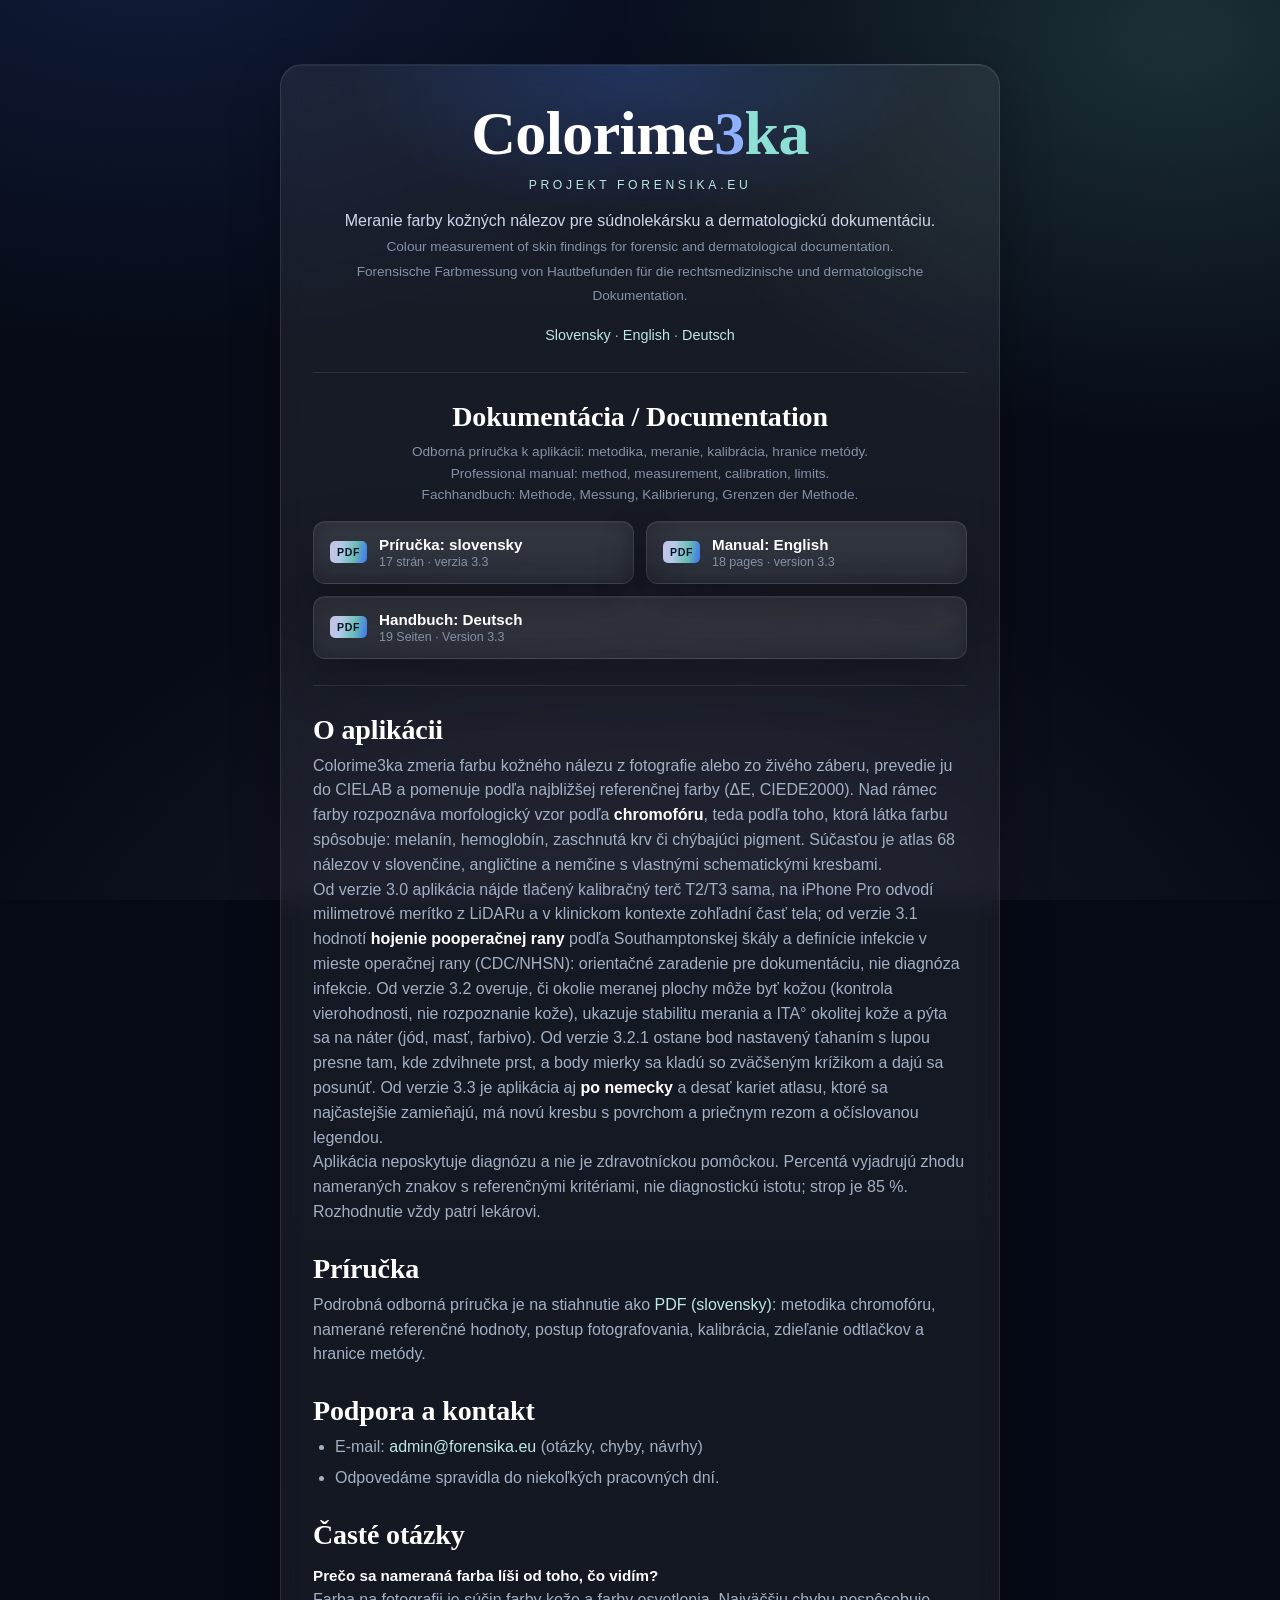
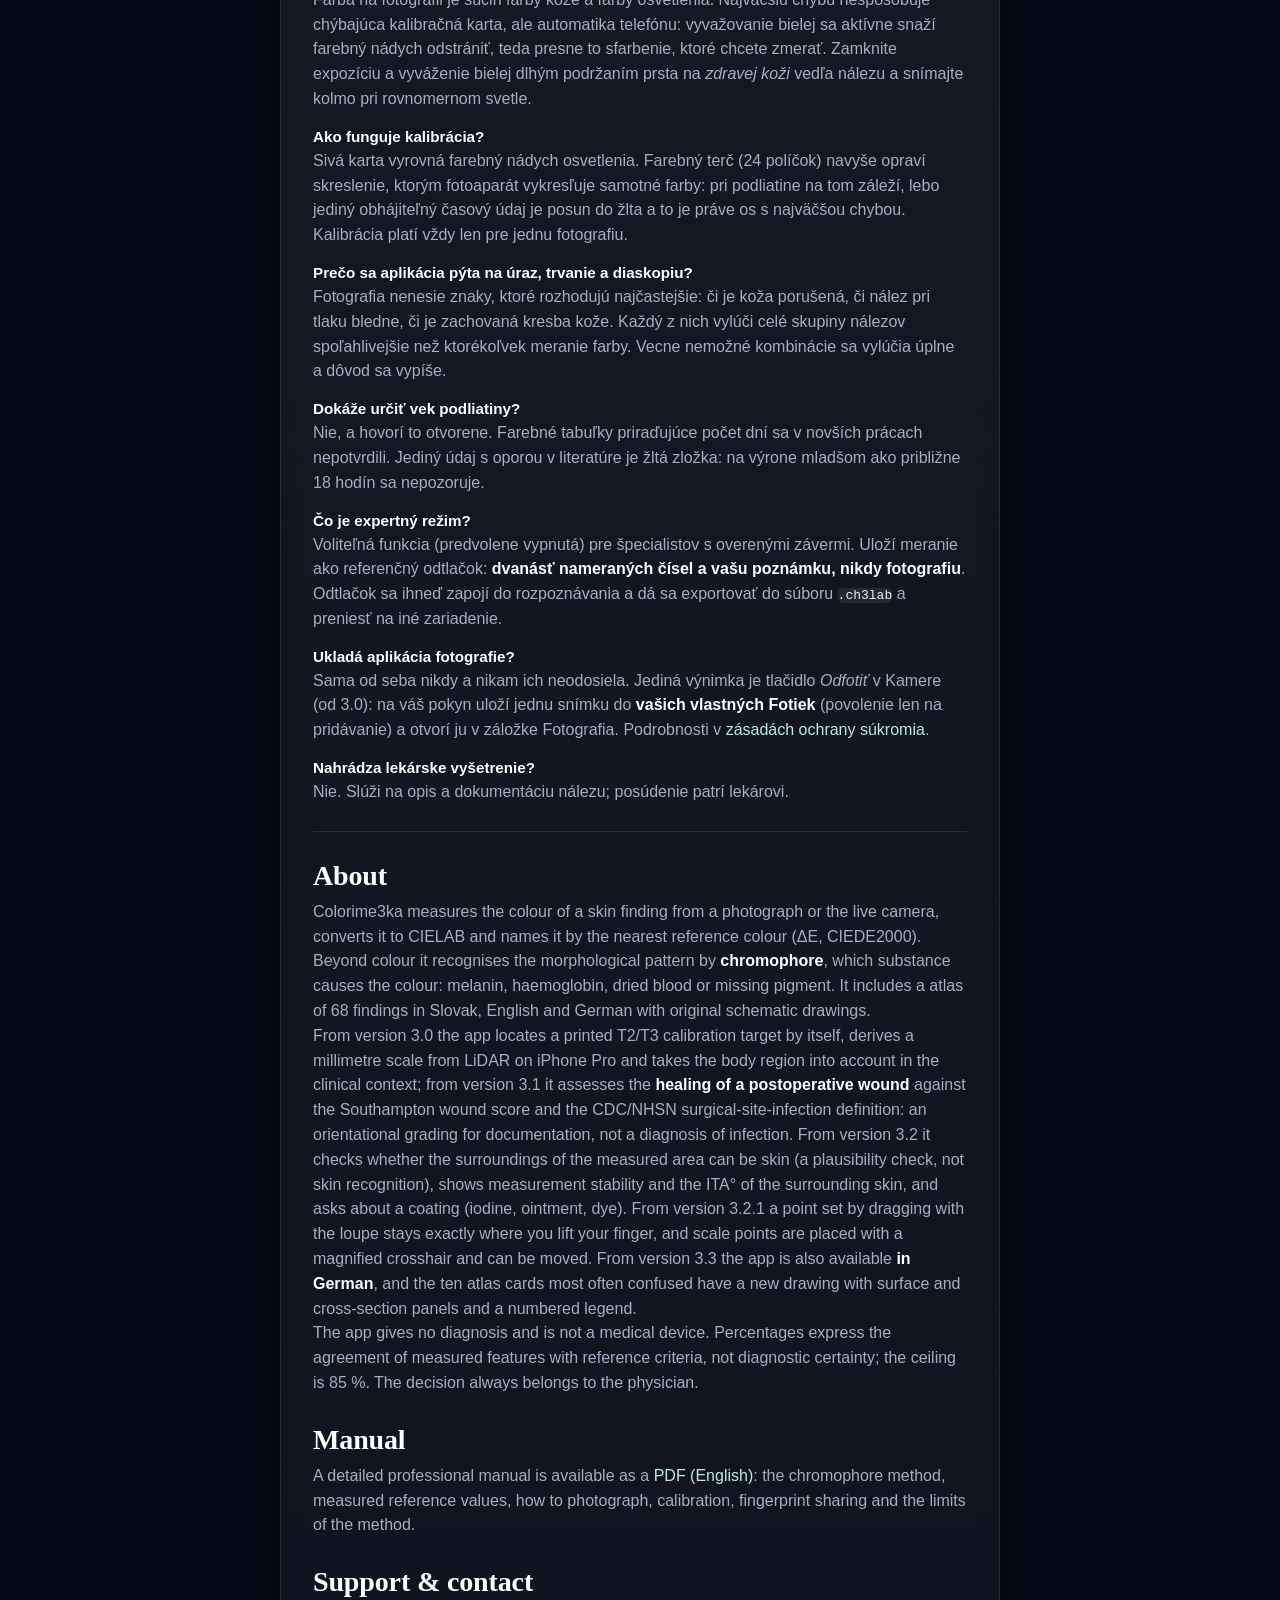
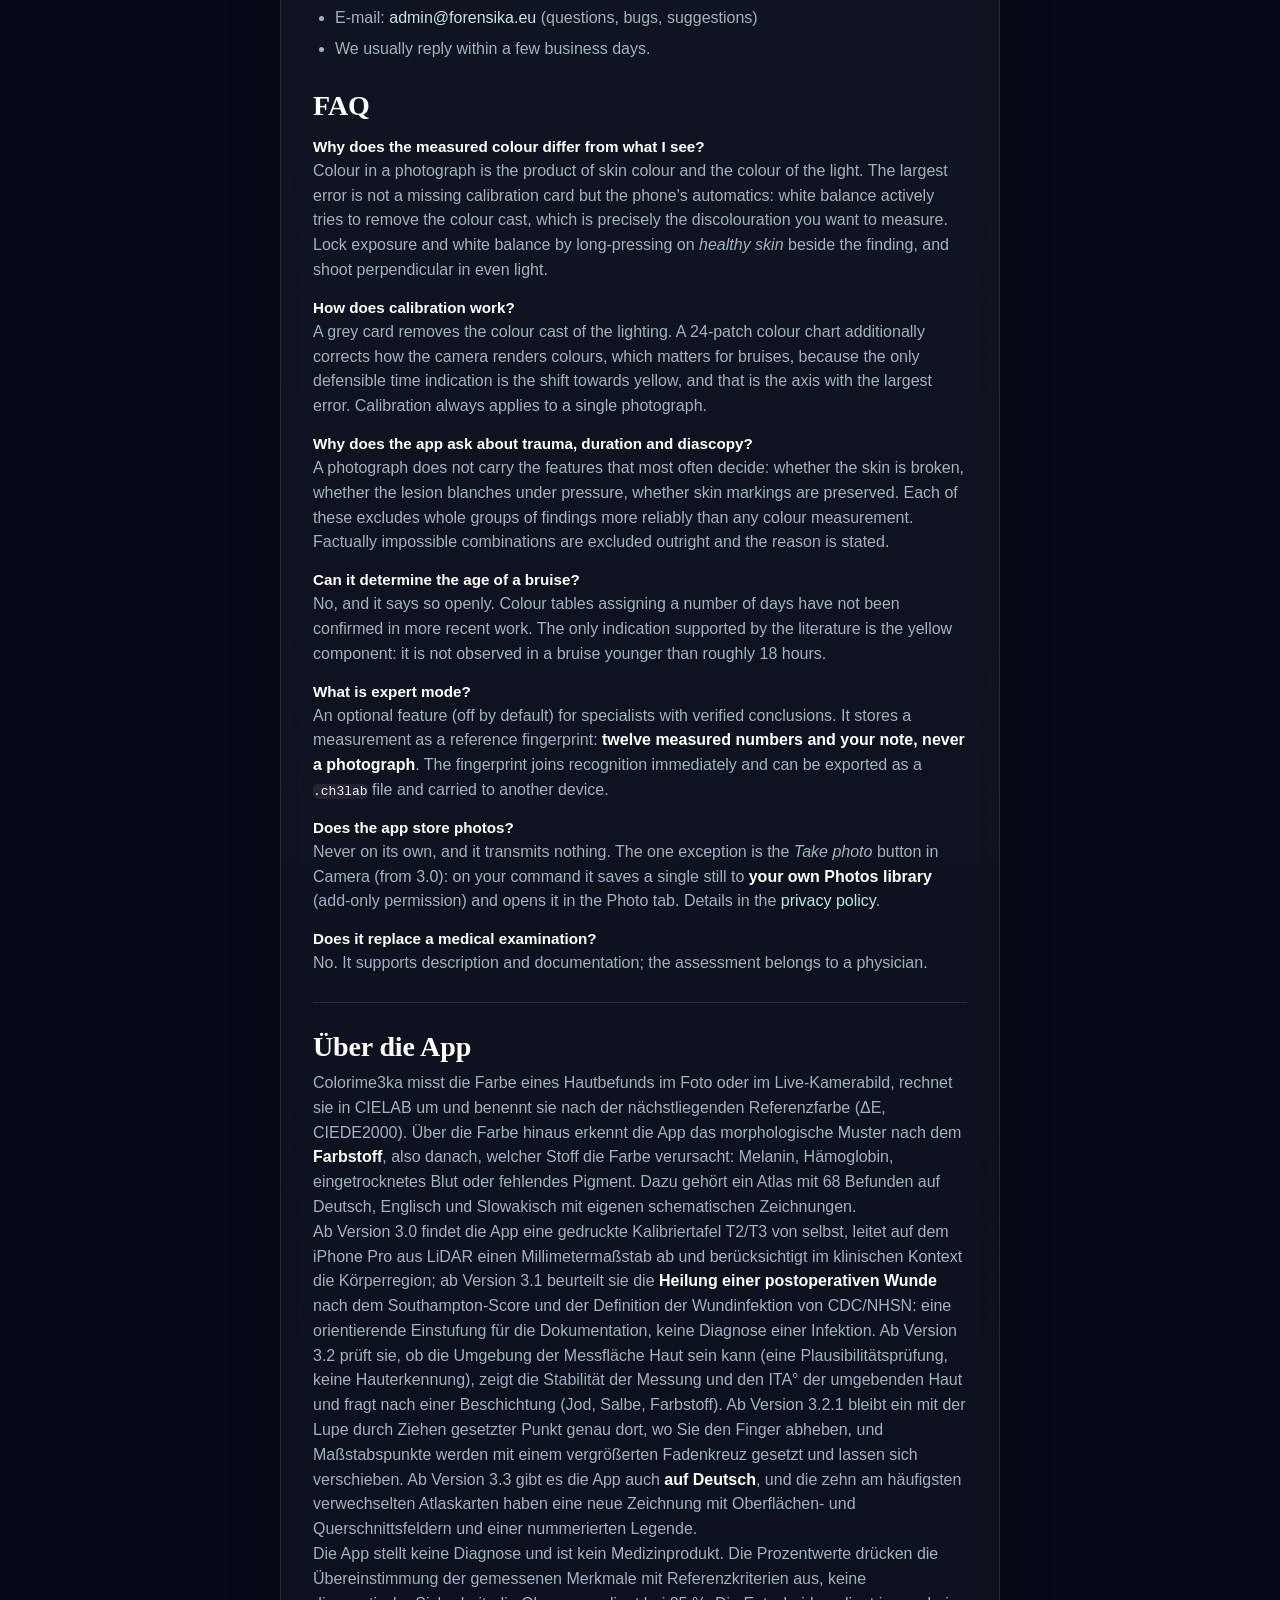
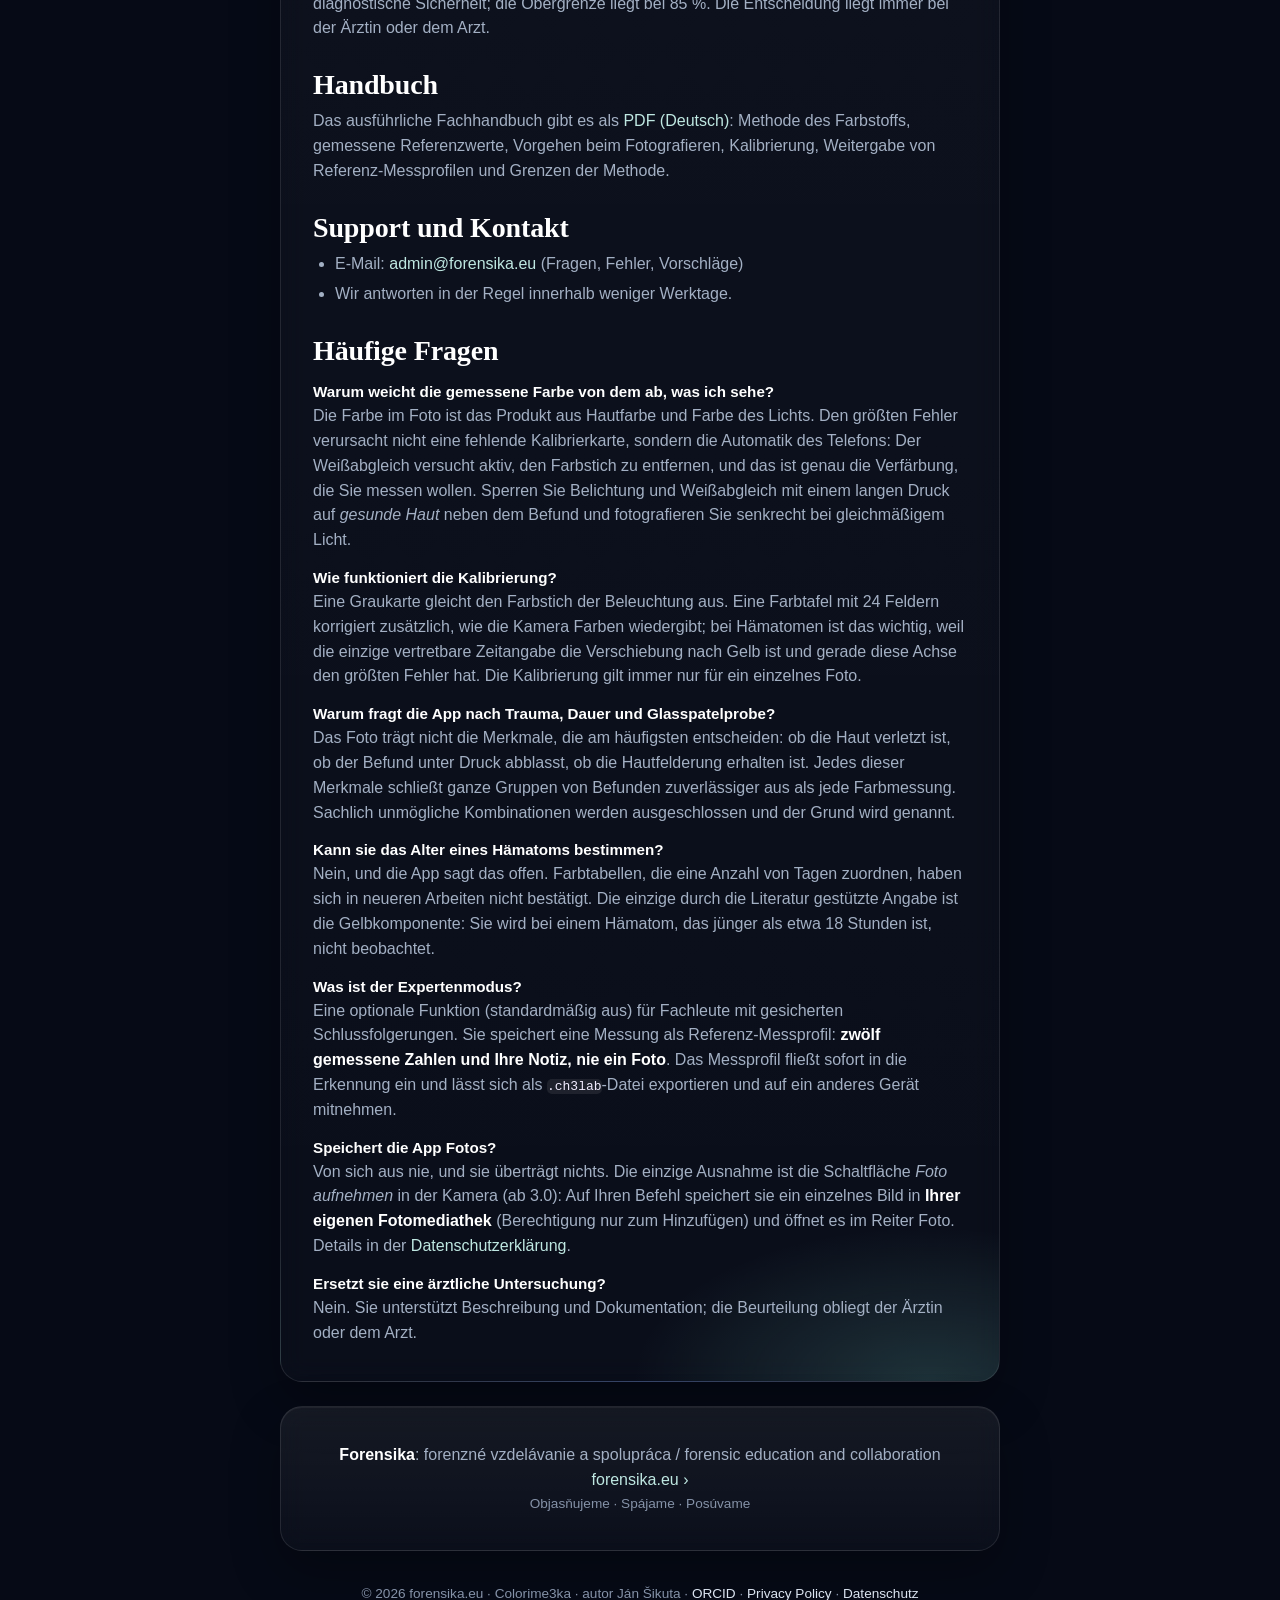
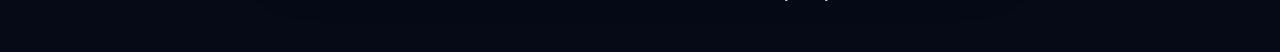
<file: index.html>
<!DOCTYPE html>
<html lang="sk">
<head>
<meta charset="utf-8"><meta http-equiv="Content-Security-Policy" content="default-src 'self'; script-src 'self'; style-src 'self' 'unsafe-inline'; img-src 'self' data:; font-src 'self' data:; media-src 'self'; connect-src 'self' https://abacus.jasoncameron.dev; object-src 'none'; base-uri 'self'; form-action 'none'; upgrade-insecure-requests"><meta name="referrer" content="strict-origin-when-cross-origin">
<meta name="viewport" content="width=device-width, initial-scale=1.0">
<meta property="og:image" content="https://forensika.eu/img/og/colorime3ka.png">
<link rel="canonical" href="https://dzanino.github.io/colorime3ka/">
<title>Colorime3ka: podpora / support · forensika.eu</title>
<meta name="description" content="Colorime3ka: meranie farby kožných nálezov pre súdnolekársku a dermatologickú dokumentáciu. Podpora a kontakt. / Colour measurement of skin findings for forensic and dermatological documentation. / Forensische Farbmessung von Hautbefunden, auch auf Deutsch.">
<style>
  :root {
    --navy: #21334c; --sky-top: #b3c9ea; --lavender: #c9c2e3;
    --blue: #3b73f0; --mint: #6cbeb4; --ink: #3d4657; --muted: #8a93a5;
  }
  * { margin: 0; padding: 0; box-sizing: border-box; }
  body {
    font-family: -apple-system, BlinkMacSystemFont, "Segoe UI", Roboto, Helvetica, Arial, sans-serif;
    background: linear-gradient(180deg, var(--sky-top), var(--lavender));
    min-height: 100vh; color: var(--navy);
    display: flex; flex-direction: column; align-items: center; padding: 48px 20px;
  }
  .card { background: #fff; border-radius: 22px; box-shadow: 0 6px 24px rgba(20,30,50,.12);
          max-width: 680px; width: 100%; padding: 36px 32px; margin-bottom: 24px; }
  h1 { font-size: 2rem; text-align: center; }
  h1 .i { color: var(--blue); } h1 .k { color: var(--mint); }
  .tagline { text-align: center; letter-spacing: .18em; font-size: .76rem; color: var(--muted); margin: 10px 0 4px; }
  .lead { text-align: center; color: var(--ink); margin-top: 14px; line-height: 1.55; }
  h2 { font-size: 1.08rem; margin: 24px 0 8px; }
  h3 { font-size: .95rem; margin: 16px 0 4px; color: var(--navy); }
  p, li { line-height: 1.55; color: var(--ink); }
  ul { padding-left: 22px; }
  li { margin-bottom: 6px; }
  a { color: var(--blue); text-decoration: none; }
  a:hover { text-decoration: underline; }
  .center { text-align: center; }
  .muted { color: var(--muted); font-size: .85rem; }
  .lang-note { text-align: center; margin: 16px 0 4px; font-size: .9rem; }
  .note { background: #f4f6fb; border-left: 3px solid var(--mint);
          padding: 12px 14px; border-radius: 8px; margin: 14px 0; font-size: .92rem; }
  hr { border: none; border-top: 1px solid #e6e9f0; margin: 26px 0; }
  footer { margin-top: 8px; text-align: center; font-size: .8rem; color: #5d6679; }
  .docs { display: flex; gap: 12px; flex-wrap: wrap; margin: 16px 0 4px; }
  .doc-link { flex: 1 1 240px; display: flex; align-items: center; gap: 12px;
              background: #f4f6fb; border: 1px solid #e3e8f2; border-radius: 12px;
              padding: 14px 16px; text-decoration: none; }
  .doc-link:hover { background: #eef2fa; text-decoration: none; }
  .doc-link .pdf { flex: 0 0 auto; font-size: .66rem; font-weight: 700; letter-spacing: .06em;
                   color: #fff; background: var(--navy); border-radius: 5px; padding: 5px 7px; }
  .doc-link .t { display: block; color: var(--navy); font-weight: 600; font-size: .95rem; }
  .doc-link .m { display: block; color: var(--muted); font-size: .78rem; margin-top: 2px; }
</style>
<link rel="stylesheet" href="glam.css?v=20261017">
<link rel="me" href="https://orcid.org/0000-0002-4690-0317">
</head>
<body>

<div class="card">
  <h1>Colorime<span class="i">3</span><span class="k">ka</span></h1>
  <p class="tagline">PROJEKT FORENSIKA.EU</p>
  <p class="lead">Meranie farby kožných nálezov pre súdnolekársku a dermatologickú dokumentáciu.<br>
     <span class="muted">Colour measurement of skin findings for forensic and dermatological documentation.<br>
     Forensische Farbmessung von Hautbefunden für die rechtsmedizinische und dermatologische Dokumentation.</span></p>
  <p class="lang-note"><a href="#sk">Slovensky</a> · <a href="#en">English</a> · <a href="#de">Deutsch</a></p>

  <hr>

  <h2 class="center">Dokumentácia / Documentation</h2>
  <p class="center muted" style="margin-top:6px">Odborná príručka k aplikácii: metodika, meranie, kalibrácia, hranice metódy.<br>
     Professional manual: method, measurement, calibration, limits.<br>
     Fachhandbuch: Methode, Messung, Kalibrierung, Grenzen der Methode.</p>
  <div class="docs">
    <a class="doc-link" href="Colorime3ka-prirucka-SK.pdf">
      <span class="pdf">PDF</span>
      <span><span class="t">Príručka: slovensky</span>
            <span class="m">17 strán · verzia 3.3</span></span>
    </a>
    <a class="doc-link" href="Colorime3ka-Manual-EN.pdf">
      <span class="pdf">PDF</span>
      <span><span class="t">Manual: English</span>
            <span class="m">18 pages · version 3.3</span></span>
    </a>
    <a class="doc-link" href="Colorime3ka-Handbuch-DE.pdf">
      <span class="pdf">PDF</span>
      <span><span class="t">Handbuch: Deutsch</span>
            <span class="m">19 Seiten · Version 3.3</span></span>
    </a>
  </div>

  <hr>

  <section id="sk">
    <h2>O aplikácii</h2>
    <p>Colorime3ka zmeria farbu kožného nálezu z fotografie alebo zo živého záberu, prevedie ju do CIELAB a pomenuje podľa najbližšej referenčnej farby (ΔE, CIEDE2000). Nad rámec farby rozpoznáva morfologický vzor podľa <strong>chromofóru</strong>, teda podľa toho, ktorá látka farbu spôsobuje: melanín, hemoglobín, zaschnutá krv či chýbajúci pigment. Súčasťou je atlas 68 nálezov v slovenčine, angličtine a nemčine s vlastnými schematickými kresbami.</p>
    <p>Od verzie 3.0 aplikácia nájde tlačený kalibračný terč T2/T3 sama, na iPhone Pro odvodí milimetrové merítko z LiDARu a v klinickom kontexte zohľadní časť tela; od verzie 3.1 hodnotí <strong>hojenie pooperačnej rany</strong> podľa Southamptonskej škály a definície infekcie v mieste operačnej rany (CDC/NHSN): orientačné zaradenie pre dokumentáciu, nie diagnóza infekcie. Od verzie 3.2 overuje, či okolie meranej plochy môže byť kožou (kontrola vierohodnosti, nie rozpoznanie kože), ukazuje stabilitu merania a ITA° okolitej kože a pýta sa na náter (jód, masť, farbivo). Od verzie 3.2.1 ostane bod nastavený ťahaním s lupou presne tam, kde zdvihnete prst, a body mierky sa kladú so zväčšeným krížikom a dajú sa posunúť. Od verzie 3.3 je aplikácia aj <strong>po nemecky</strong> a desať kariet atlasu, ktoré sa najčastejšie zamieňajú, má novú kresbu s povrchom a priečnym rezom a očíslovanou legendou.</p>
    <p>Aplikácia neposkytuje diagnózu a nie je zdravotníckou pomôckou. Percentá vyjadrujú zhodu nameraných znakov s referenčnými kritériami, nie diagnostickú istotu; strop je 85 %. Rozhodnutie vždy patrí lekárovi.</p>

    <h2>Príručka</h2>
    <p>Podrobná odborná príručka je na stiahnutie ako <a href="Colorime3ka-prirucka-SK.pdf">PDF (slovensky)</a>: metodika chromofóru, namerané referenčné hodnoty, postup fotografovania, kalibrácia, zdieľanie odtlačkov a hranice metódy.</p>

    <h2>Podpora a kontakt</h2>
    <ul>
      <li>E-mail: <a href="mailto:admin@forensika.eu">admin@forensika.eu</a> (otázky, chyby, návrhy)</li>
      <li>Odpovedáme spravidla do niekoľkých pracovných dní.</li>
    </ul>

    <h2>Časté otázky</h2>

    <h3>Prečo sa nameraná farba líši od toho, čo vidím?</h3>
    <p>Farba na fotografii je súčin farby kože a farby osvetlenia. Najväčšiu chybu nespôsobuje chýbajúca kalibračná karta, ale automatika telefónu: vyvažovanie bielej sa aktívne snaží farebný nádych odstrániť, teda presne to sfarbenie, ktoré chcete zmerať. Zamknite expozíciu a vyváženie bielej dlhým podržaním prsta na <em>zdravej koži</em> vedľa nálezu a snímajte kolmo pri rovnomernom svetle.</p>

    <h3>Ako funguje kalibrácia?</h3>
    <p>Sivá karta vyrovná farebný nádych osvetlenia. Farebný terč (24 políčok) navyše opraví skreslenie, ktorým fotoaparát vykresľuje samotné farby: pri podliatine na tom záleží, lebo jediný obhájiteľný časový údaj je posun do žlta a to je práve os s najväčšou chybou. Kalibrácia platí vždy len pre jednu fotografiu.</p>

    <h3>Prečo sa aplikácia pýta na úraz, trvanie a diaskopiu?</h3>
    <p>Fotografia nenesie znaky, ktoré rozhodujú najčastejšie: či je koža porušená, či nález pri tlaku bledne, či je zachovaná kresba kože. Každý z nich vylúči celé skupiny nálezov spoľahlivejšie než ktorékoľvek meranie farby. Vecne nemožné kombinácie sa vylúčia úplne a dôvod sa vypíše.</p>

    <h3>Dokáže určiť vek podliatiny?</h3>
    <p>Nie, a hovorí to otvorene. Farebné tabuľky priraďujúce počet dní sa v novších prácach nepotvrdili. Jediný údaj s oporou v literatúre je žltá zložka: na výrone mladšom ako približne 18 hodín sa nepozoruje.</p>

    <h3>Čo je expertný režim?</h3>
    <p>Voliteľná funkcia (predvolene vypnutá) pre špecialistov s overenými závermi. Uloží meranie ako referenčný odtlačok: <strong>dvanásť nameraných čísel a vašu poznámku, nikdy fotografiu</strong>. Odtlačok sa ihneď zapojí do rozpoznávania a dá sa exportovať do súboru <code>.ch3lab</code> a preniesť na iné zariadenie.</p>

    <h3>Ukladá aplikácia fotografie?</h3>
    <p>Sama od seba nikdy a nikam ich neodosiela. Jediná výnimka je tlačidlo <em>Odfotiť</em> v Kamere (od 3.0): na váš pokyn uloží jednu snímku do <strong>vašich vlastných Fotiek</strong> (povolenie len na pridávanie) a otvorí ju v záložke Fotografia. Podrobnosti v <a href="privacy.html">zásadách ochrany súkromia</a>.</p>

    <h3>Nahrádza lekárske vyšetrenie?</h3>
    <p>Nie. Slúži na opis a dokumentáciu nálezu; posúdenie patrí lekárovi.</p>
  </section>

  <hr>

  <section id="en">
    <h2>About</h2>
    <p>Colorime3ka measures the colour of a skin finding from a photograph or the live camera, converts it to CIELAB and names it by the nearest reference colour (ΔE, CIEDE2000). Beyond colour it recognises the morphological pattern by <strong>chromophore</strong>, which substance causes the colour: melanin, haemoglobin, dried blood or missing pigment. It includes a atlas of 68 findings in Slovak, English and German with original schematic drawings.</p>
    <p>From version 3.0 the app locates a printed T2/T3 calibration target by itself, derives a millimetre scale from LiDAR on iPhone Pro and takes the body region into account in the clinical context; from version 3.1 it assesses the <strong>healing of a postoperative wound</strong> against the Southampton wound score and the CDC/NHSN surgical-site-infection definition: an orientational grading for documentation, not a diagnosis of infection. From version 3.2 it checks whether the surroundings of the measured area can be skin (a plausibility check, not skin recognition), shows measurement stability and the ITA° of the surrounding skin, and asks about a coating (iodine, ointment, dye). From version 3.2.1 a point set by dragging with the loupe stays exactly where you lift your finger, and scale points are placed with a magnified crosshair and can be moved. From version 3.3 the app is also available <strong>in German</strong>, and the ten atlas cards most often confused have a new drawing with surface and cross-section panels and a numbered legend.</p>
    <p>The app gives no diagnosis and is not a medical device. Percentages express the agreement of measured features with reference criteria, not diagnostic certainty; the ceiling is 85 %. The decision always belongs to the physician.</p>

    <h2>Manual</h2>
    <p>A detailed professional manual is available as a <a href="Colorime3ka-Manual-EN.pdf">PDF (English)</a>: the chromophore method, measured reference values, how to photograph, calibration, fingerprint sharing and the limits of the method.</p>

    <h2>Support &amp; contact</h2>
    <ul>
      <li>E-mail: <a href="mailto:admin@forensika.eu">admin@forensika.eu</a> (questions, bugs, suggestions)</li>
      <li>We usually reply within a few business days.</li>
    </ul>

    <h2>FAQ</h2>

    <h3>Why does the measured colour differ from what I see?</h3>
    <p>Colour in a photograph is the product of skin colour and the colour of the light. The largest error is not a missing calibration card but the phone's automatics: white balance actively tries to remove the colour cast, which is precisely the discolouration you want to measure. Lock exposure and white balance by long-pressing on <em>healthy skin</em> beside the finding, and shoot perpendicular in even light.</p>

    <h3>How does calibration work?</h3>
    <p>A grey card removes the colour cast of the lighting. A 24-patch colour chart additionally corrects how the camera renders colours, which matters for bruises, because the only defensible time indication is the shift towards yellow, and that is the axis with the largest error. Calibration always applies to a single photograph.</p>

    <h3>Why does the app ask about trauma, duration and diascopy?</h3>
    <p>A photograph does not carry the features that most often decide: whether the skin is broken, whether the lesion blanches under pressure, whether skin markings are preserved. Each of these excludes whole groups of findings more reliably than any colour measurement. Factually impossible combinations are excluded outright and the reason is stated.</p>

    <h3>Can it determine the age of a bruise?</h3>
    <p>No, and it says so openly. Colour tables assigning a number of days have not been confirmed in more recent work. The only indication supported by the literature is the yellow component: it is not observed in a bruise younger than roughly 18 hours.</p>

    <h3>What is expert mode?</h3>
    <p>An optional feature (off by default) for specialists with verified conclusions. It stores a measurement as a reference fingerprint: <strong>twelve measured numbers and your note, never a photograph</strong>. The fingerprint joins recognition immediately and can be exported as a <code>.ch3lab</code> file and carried to another device.</p>

    <h3>Does the app store photos?</h3>
    <p>Never on its own, and it transmits nothing. The one exception is the <em>Take photo</em> button in Camera (from 3.0): on your command it saves a single still to <strong>your own Photos library</strong> (add-only permission) and opens it in the Photo tab. Details in the <a href="privacy.html">privacy policy</a>.</p>

    <h3>Does it replace a medical examination?</h3>
    <p>No. It supports description and documentation; the assessment belongs to a physician.</p>
  </section>

  <hr>

  <section id="de">
    <h2>Über die App</h2>
    <p>Colorime3ka misst die Farbe eines Hautbefunds im Foto oder im Live-Kamerabild, rechnet sie in CIELAB um und benennt sie nach der nächstliegenden Referenzfarbe (ΔE, CIEDE2000). Über die Farbe hinaus erkennt die App das morphologische Muster nach dem <strong>Farbstoff</strong>, also danach, welcher Stoff die Farbe verursacht: Melanin, Hämoglobin, eingetrocknetes Blut oder fehlendes Pigment. Dazu gehört ein Atlas mit 68 Befunden auf Deutsch, Englisch und Slowakisch mit eigenen schematischen Zeichnungen.</p>
    <p>Ab Version 3.0 findet die App eine gedruckte Kalibriertafel T2/T3 von selbst, leitet auf dem iPhone Pro aus LiDAR einen Millimetermaßstab ab und berücksichtigt im klinischen Kontext die Körperregion; ab Version 3.1 beurteilt sie die <strong>Heilung einer postoperativen Wunde</strong> nach dem Southampton-Score und der Definition der Wundinfektion von CDC/NHSN: eine orientierende Einstufung für die Dokumentation, keine Diagnose einer Infektion. Ab Version 3.2 prüft sie, ob die Umgebung der Messfläche Haut sein kann (eine Plausibilitätsprüfung, keine Hauterkennung), zeigt die Stabilität der Messung und den ITA° der umgebenden Haut und fragt nach einer Beschichtung (Jod, Salbe, Farbstoff). Ab Version 3.2.1 bleibt ein mit der Lupe durch Ziehen gesetzter Punkt genau dort, wo Sie den Finger abheben, und Maßstabspunkte werden mit einem vergrößerten Fadenkreuz gesetzt und lassen sich verschieben. Ab Version 3.3 gibt es die App auch <strong>auf Deutsch</strong>, und die zehn am häufigsten verwechselten Atlaskarten haben eine neue Zeichnung mit Oberflächen- und Querschnittsfeldern und einer nummerierten Legende.</p>
    <p>Die App stellt keine Diagnose und ist kein Medizinprodukt. Die Prozentwerte drücken die Übereinstimmung der gemessenen Merkmale mit Referenzkriterien aus, keine diagnostische Sicherheit; die Obergrenze liegt bei 85 %. Die Entscheidung liegt immer bei der Ärztin oder dem Arzt.</p>

    <h2>Handbuch</h2>
    <p>Das ausführliche Fachhandbuch gibt es als <a href="Colorime3ka-Handbuch-DE.pdf">PDF (Deutsch)</a>: Methode des Farbstoffs, gemessene Referenzwerte, Vorgehen beim Fotografieren, Kalibrierung, Weitergabe von Referenz-Messprofilen und Grenzen der Methode.</p>

    <h2>Support und Kontakt</h2>
    <ul>
      <li>E-Mail: <a href="mailto:admin@forensika.eu">admin@forensika.eu</a> (Fragen, Fehler, Vorschläge)</li>
      <li>Wir antworten in der Regel innerhalb weniger Werktage.</li>
    </ul>

    <h2>Häufige Fragen</h2>

    <h3>Warum weicht die gemessene Farbe von dem ab, was ich sehe?</h3>
    <p>Die Farbe im Foto ist das Produkt aus Hautfarbe und Farbe des Lichts. Den größten Fehler verursacht nicht eine fehlende Kalibrierkarte, sondern die Automatik des Telefons: Der Weißabgleich versucht aktiv, den Farbstich zu entfernen, und das ist genau die Verfärbung, die Sie messen wollen. Sperren Sie Belichtung und Weißabgleich mit einem langen Druck auf <em>gesunde Haut</em> neben dem Befund und fotografieren Sie senkrecht bei gleichmäßigem Licht.</p>

    <h3>Wie funktioniert die Kalibrierung?</h3>
    <p>Eine Graukarte gleicht den Farbstich der Beleuchtung aus. Eine Farbtafel mit 24 Feldern korrigiert zusätzlich, wie die Kamera Farben wiedergibt; bei Hämatomen ist das wichtig, weil die einzige vertretbare Zeitangabe die Verschiebung nach Gelb ist und gerade diese Achse den größten Fehler hat. Die Kalibrierung gilt immer nur für ein einzelnes Foto.</p>

    <h3>Warum fragt die App nach Trauma, Dauer und Glasspatelprobe?</h3>
    <p>Das Foto trägt nicht die Merkmale, die am häufigsten entscheiden: ob die Haut verletzt ist, ob der Befund unter Druck abblasst, ob die Hautfelderung erhalten ist. Jedes dieser Merkmale schließt ganze Gruppen von Befunden zuverlässiger aus als jede Farbmessung. Sachlich unmögliche Kombinationen werden ausgeschlossen und der Grund wird genannt.</p>

    <h3>Kann sie das Alter eines Hämatoms bestimmen?</h3>
    <p>Nein, und die App sagt das offen. Farbtabellen, die eine Anzahl von Tagen zuordnen, haben sich in neueren Arbeiten nicht bestätigt. Die einzige durch die Literatur gestützte Angabe ist die Gelbkomponente: Sie wird bei einem Hämatom, das jünger als etwa 18 Stunden ist, nicht beobachtet.</p>

    <h3>Was ist der Expertenmodus?</h3>
    <p>Eine optionale Funktion (standardmäßig aus) für Fachleute mit gesicherten Schlussfolgerungen. Sie speichert eine Messung als Referenz-Messprofil: <strong>zwölf gemessene Zahlen und Ihre Notiz, nie ein Foto</strong>. Das Messprofil fließt sofort in die Erkennung ein und lässt sich als <code>.ch3lab</code>-Datei exportieren und auf ein anderes Gerät mitnehmen.</p>

    <h3>Speichert die App Fotos?</h3>
    <p>Von sich aus nie, und sie überträgt nichts. Die einzige Ausnahme ist die Schaltfläche <em>Foto aufnehmen</em> in der Kamera (ab 3.0): Auf Ihren Befehl speichert sie ein einzelnes Bild in <strong>Ihrer eigenen Fotomediathek</strong> (Berechtigung nur zum Hinzufügen) und öffnet es im Reiter Foto. Details in der <a href="privacy.html#de">Datenschutzerklärung</a>.</p>

    <h3>Ersetzt sie eine ärztliche Untersuchung?</h3>
    <p>Nein. Sie unterstützt Beschreibung und Dokumentation; die Beurteilung obliegt der Ärztin oder dem Arzt.</p>
  </section>
</div>

<div class="card center">
  <p><strong>Forensika</strong>: forenzné vzdelávanie a spolupráca / forensic education and collaboration</p>
  <p><a href="https://forensika.eu">forensika.eu ›</a></p>
  <p class="muted">Objasňujeme · Spájame · Posúvame</p>
</div>

<footer>
  <p class="muted"><span data-fz>©</span> 2026 forensika.eu · Colorime3ka · autor Ján Šikuta · <a href="https://orcid.org/0000-0002-4690-0317" rel="me noopener" target="_blank">ORCID</a> · <a href="privacy.html">Privacy Policy</a> · <a href="privacy.html#de">Datenschutz</a></p>
</footer>

<script src="site.js" defer></script>
</body>
</html>
</file>
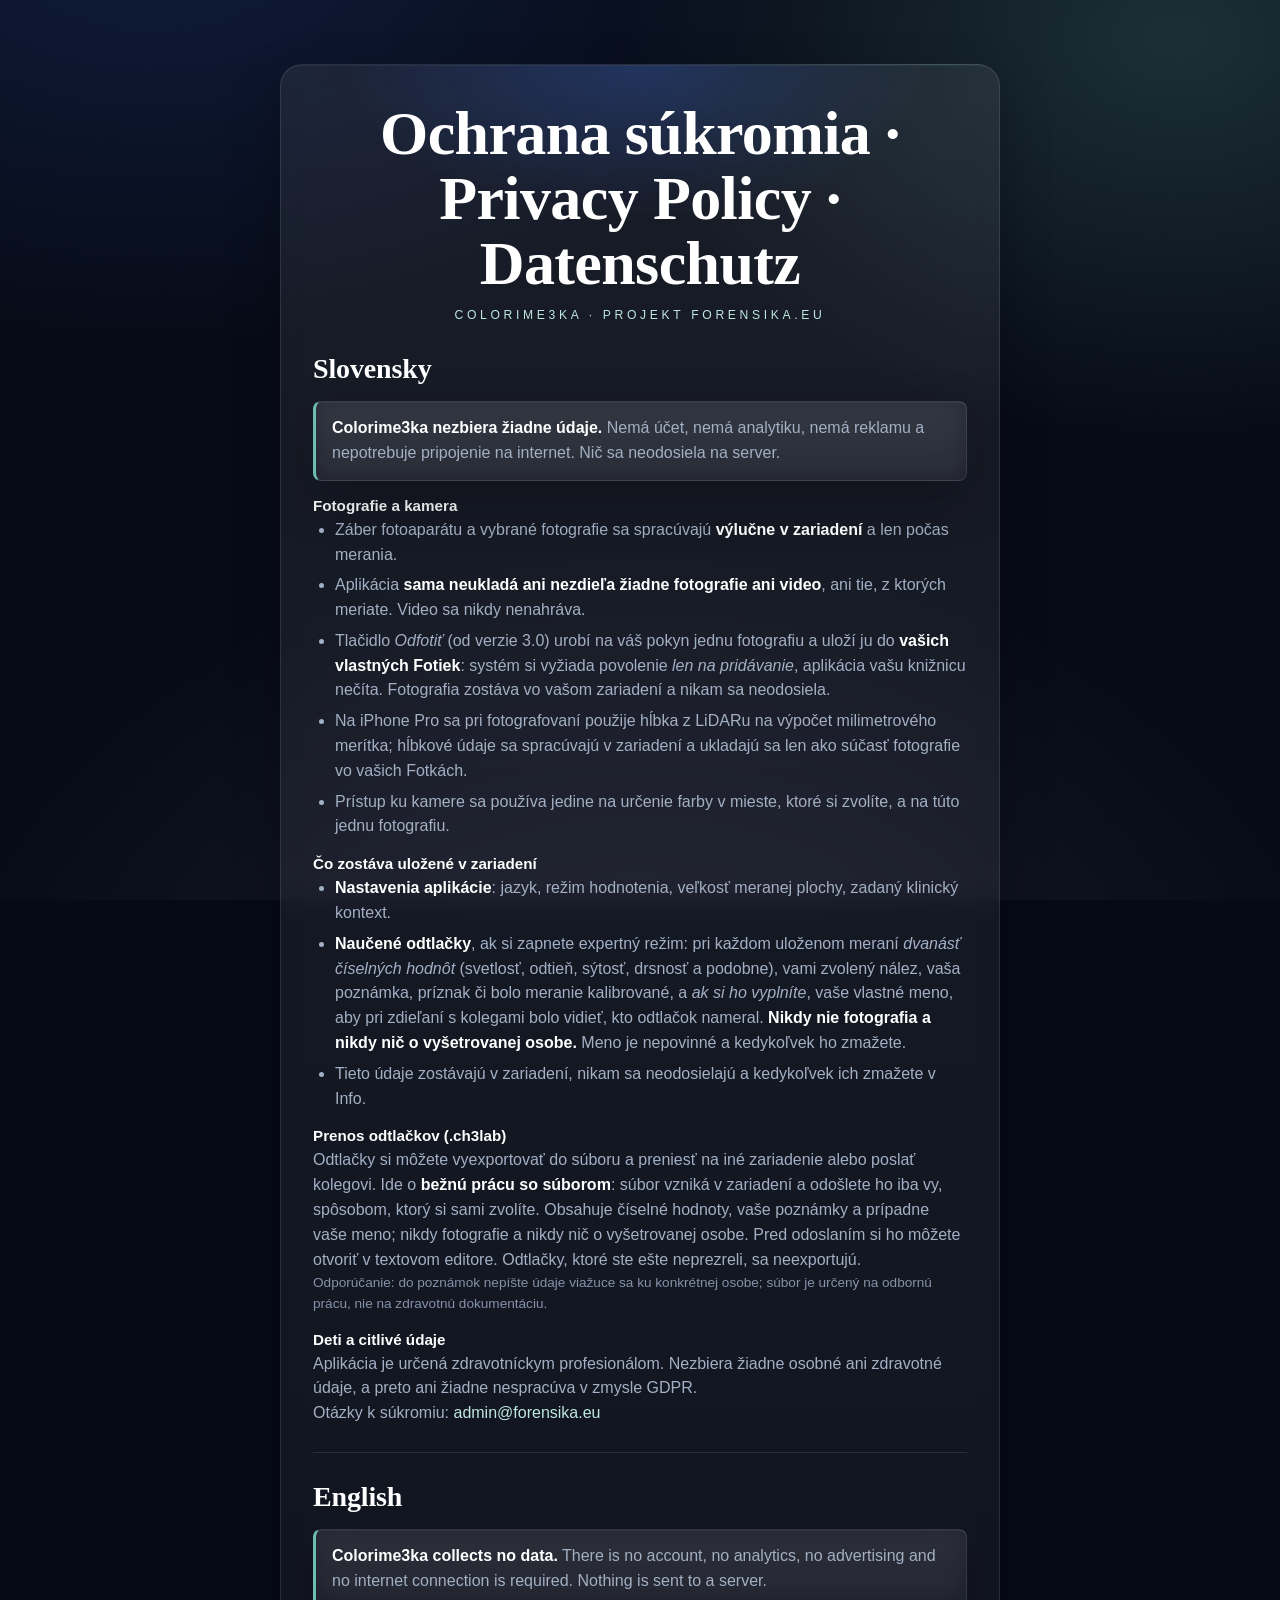
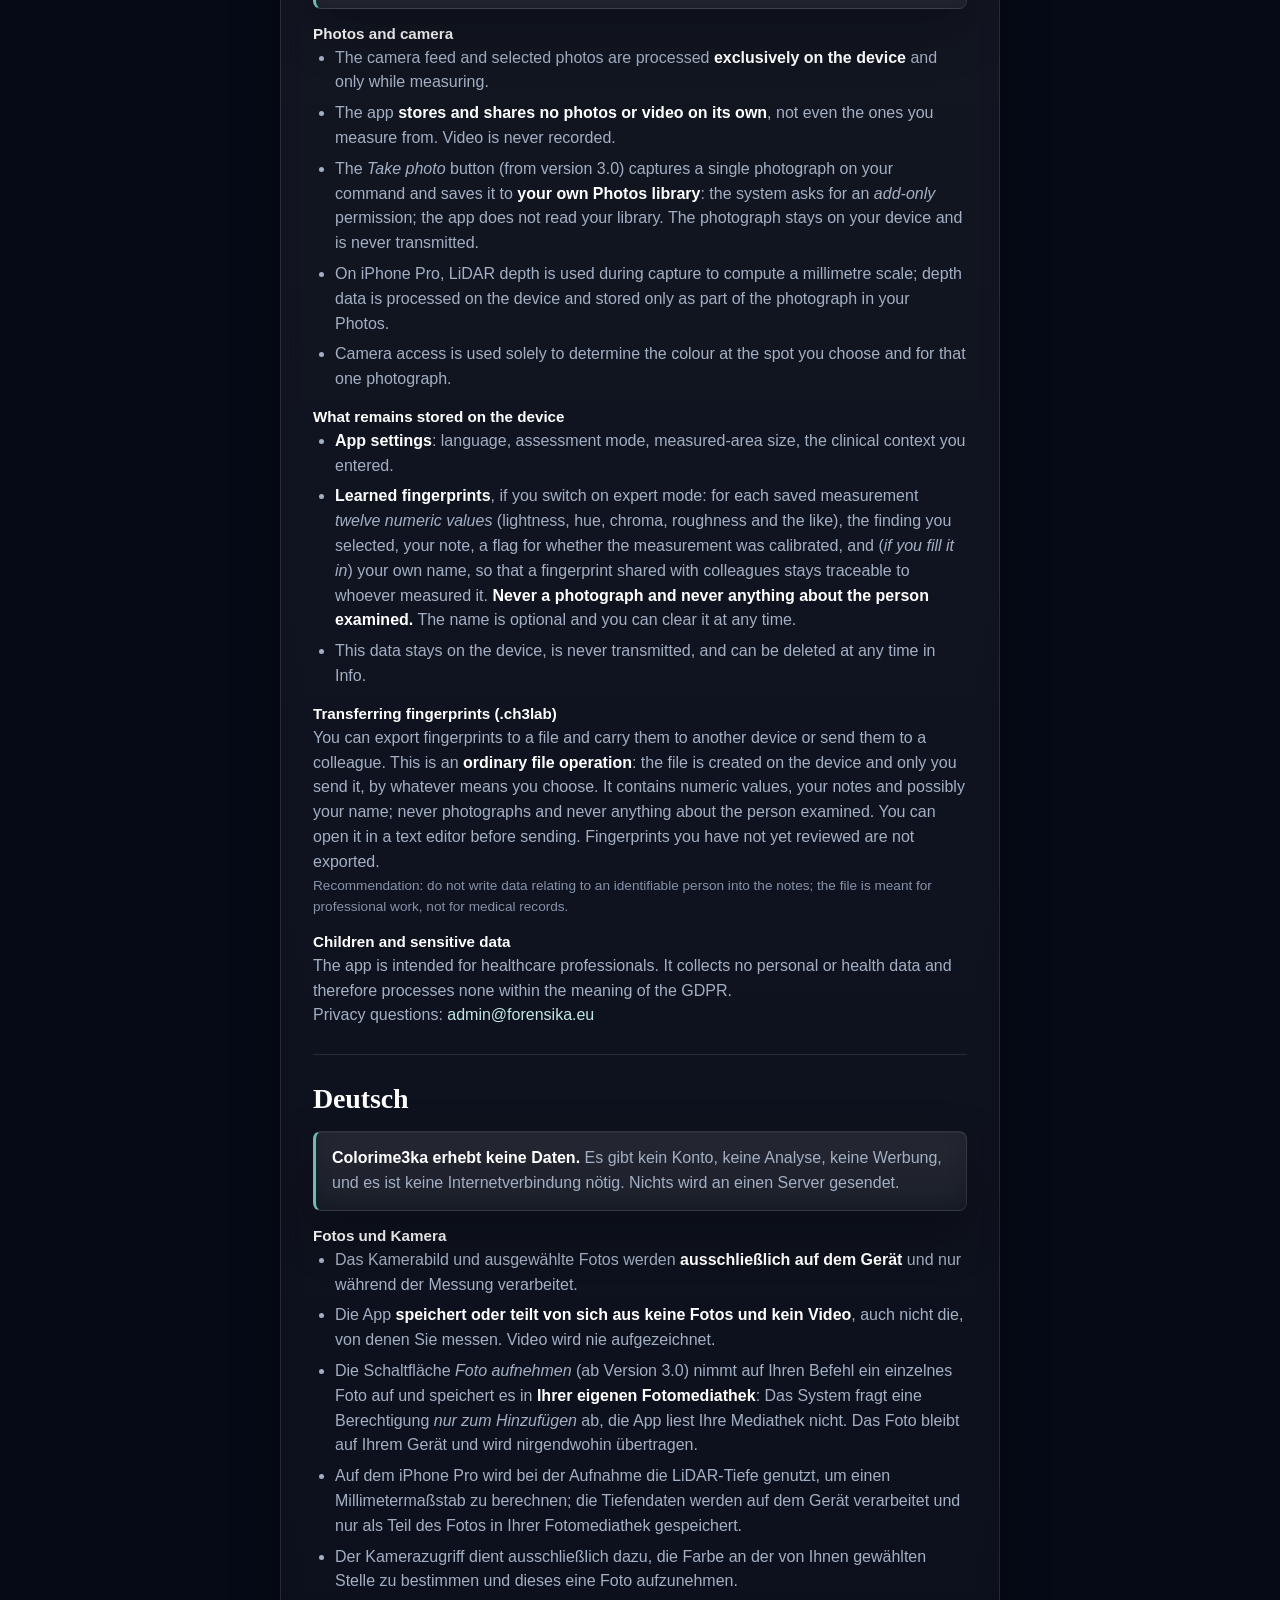
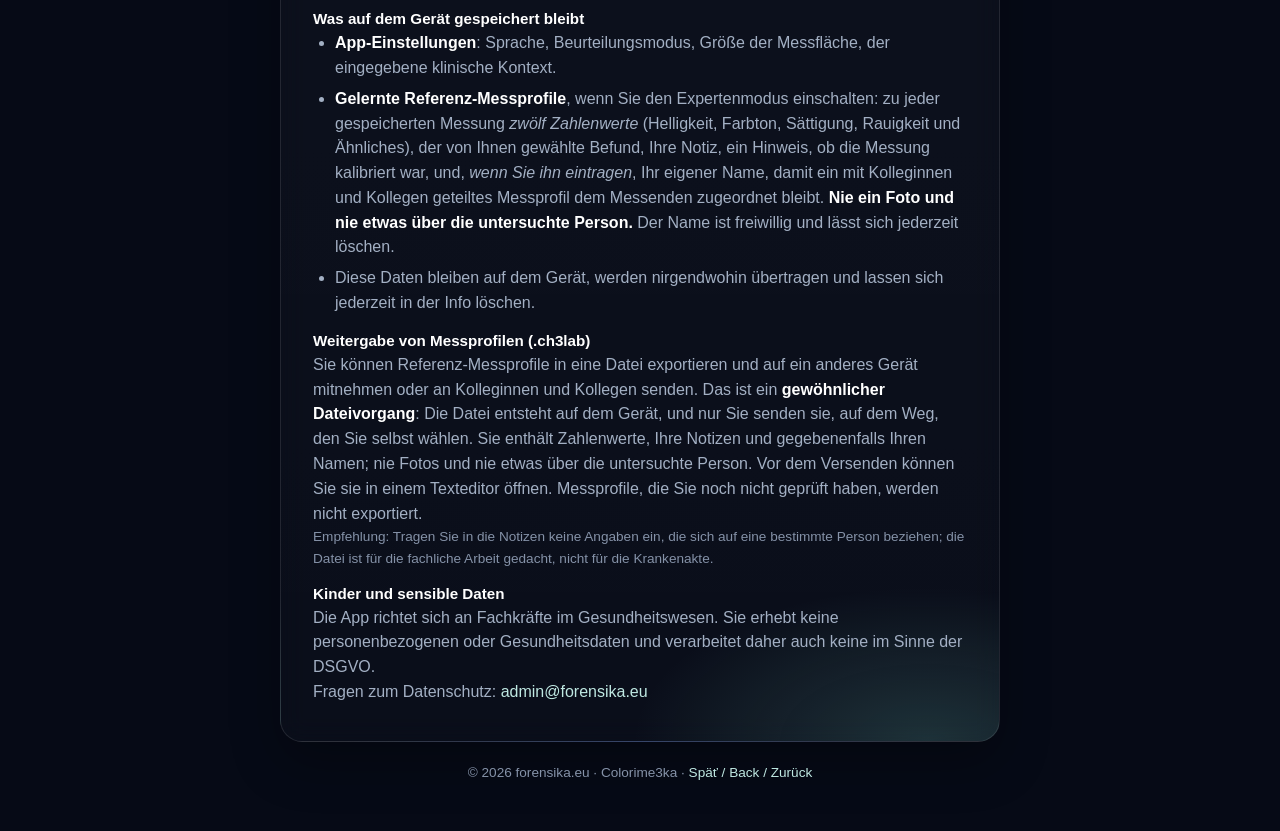
<file: privacy.html>
<!DOCTYPE html>
<html lang="sk">
<head>
<meta charset="utf-8"><meta http-equiv="Content-Security-Policy" content="default-src 'self'; script-src 'self'; style-src 'self' 'unsafe-inline'; img-src 'self' data:; font-src 'self' data:; media-src 'self'; connect-src 'self' https://abacus.jasoncameron.dev; object-src 'none'; base-uri 'self'; form-action 'none'; upgrade-insecure-requests"><meta name="referrer" content="strict-origin-when-cross-origin">
<meta name="viewport" content="width=device-width, initial-scale=1.0">
<meta property="og:image" content="https://forensika.eu/img/og/colorime3ka.png">
<link rel="canonical" href="https://dzanino.github.io/colorime3ka/privacy.html">
<title>Colorime3ka: ochrana súkromia / privacy · forensika.eu</title>
<meta name="description" content="Colorime3ka nezbiera žiadne údaje. Všetko spracovanie prebieha v zariadení. / Colorime3ka collects no data. All processing happens on the device.">
<style>
  :root { --navy:#21334c; --sky-top:#b3c9ea; --lavender:#c9c2e3;
          --blue:#3b73f0; --mint:#6cbeb4; --ink:#3d4657; --muted:#8a93a5; }
  * { margin:0; padding:0; box-sizing:border-box; }
  body { font-family:-apple-system, BlinkMacSystemFont, "Segoe UI", Roboto, Helvetica, Arial, sans-serif;
         background:linear-gradient(180deg, var(--sky-top), var(--lavender));
         min-height:100vh; color:var(--navy);
         display:flex; flex-direction:column; align-items:center; padding:48px 20px; }
  .card { background:#fff; border-radius:22px; box-shadow:0 6px 24px rgba(20,30,50,.12);
          max-width:680px; width:100%; padding:36px 32px; margin-bottom:20px; }
  h1 { font-size:1.7rem; text-align:center; }
  .tagline { text-align:center; letter-spacing:.18em; font-size:.76rem; color:var(--muted); margin:10px 0 18px; }
  h2 { font-size:1.08rem; margin:24px 0 8px; }
  h3 { font-size:.95rem; margin:16px 0 4px; }
  p, li { line-height:1.55; color:var(--ink); }
  ul { padding-left:22px; } li { margin-bottom:6px; }
  a { color:var(--blue); text-decoration:none; } a:hover { text-decoration:underline; }
  .muted { color:var(--muted); font-size:.85rem; text-align:center; }
  .headline { background:#f4f6fb; border-left:3px solid var(--mint);
              padding:14px 16px; border-radius:8px; margin:16px 0; }
  hr { border:none; border-top:1px solid #e6e9f0; margin:26px 0; }
</style>
<link rel="stylesheet" href="glam.css?v=20261017">
<link rel="me" href="https://orcid.org/0000-0002-4690-0317">
</head>
<body>

<div class="card">
  <h1>Ochrana súkromia · Privacy Policy · Datenschutz</h1>
  <p class="tagline">COLORIME3KA · PROJEKT FORENSIKA.EU</p>

  <section id="sk">
    <h2>Slovensky</h2>
    <div class="headline">
      <p><strong>Colorime3ka nezbiera žiadne údaje.</strong> Nemá účet, nemá analytiku,
         nemá reklamu a nepotrebuje pripojenie na internet. Nič sa neodosiela na server.</p>
    </div>

    <h3>Fotografie a kamera</h3>
    <ul>
      <li>Záber fotoaparátu a vybrané fotografie sa spracúvajú <strong>výlučne v zariadení</strong> a len počas merania.</li>
      <li>Aplikácia <strong>sama neukladá ani nezdieľa žiadne fotografie ani video</strong>, ani tie, z ktorých meriate. Video sa nikdy nenahráva.</li>
      <li>Tlačidlo <em>Odfotiť</em> (od verzie 3.0) urobí na váš pokyn jednu fotografiu a uloží ju do <strong>vašich vlastných Fotiek</strong>: systém si vyžiada povolenie <em>len na pridávanie</em>, aplikácia vašu knižnicu nečíta. Fotografia zostáva vo vašom zariadení a nikam sa neodosiela.</li>
      <li>Na iPhone Pro sa pri fotografovaní použije hĺbka z LiDARu na výpočet milimetrového merítka; hĺbkové údaje sa spracúvajú v zariadení a ukladajú sa len ako súčasť fotografie vo vašich Fotkách.</li>
      <li>Prístup ku kamere sa používa jedine na určenie farby v mieste, ktoré si zvolíte, a na túto jednu fotografiu.</li>
    </ul>

    <h3>Čo zostáva uložené v zariadení</h3>
    <ul>
      <li><strong>Nastavenia aplikácie</strong>: jazyk, režim hodnotenia, veľkosť meranej plochy, zadaný klinický kontext.</li>
      <li><strong>Naučené odtlačky</strong>, ak si zapnete expertný režim: pri každom uloženom meraní <em>dvanásť číselných hodnôt</em> (svetlosť, odtieň, sýtosť, drsnosť a podobne), vami zvolený nález, vaša poznámka, príznak či bolo meranie kalibrované, a <em>ak si ho vyplníte</em>, vaše vlastné meno, aby pri zdieľaní s kolegami bolo vidieť, kto odtlačok nameral. <strong>Nikdy nie fotografia a nikdy nič o vyšetrovanej osobe.</strong> Meno je nepovinné a kedykoľvek ho zmažete.</li>
      <li>Tieto údaje zostávajú v zariadení, nikam sa neodosielajú a kedykoľvek ich zmažete v Info.</li>
    </ul>

    <h3>Prenos odtlačkov (.ch3lab)</h3>
    <p>Odtlačky si môžete vyexportovať do súboru a preniesť na iné zariadenie alebo poslať kolegovi. Ide o <strong>bežnú prácu so súborom</strong>: súbor vzniká v zariadení a odošlete ho iba vy, spôsobom, ktorý si sami zvolíte. Obsahuje číselné hodnoty, vaše poznámky a prípadne vaše meno; nikdy fotografie a nikdy nič o vyšetrovanej osobe. Pred odoslaním si ho môžete otvoriť v textovom editore. Odtlačky, ktoré ste ešte neprezreli, sa neexportujú.</p>
    <p class="muted" style="text-align:left">Odporúčanie: do poznámok nepíšte údaje viažuce sa ku konkrétnej osobe; súbor je určený na odbornú prácu, nie na zdravotnú dokumentáciu.</p>

    <h3>Deti a citlivé údaje</h3>
    <p>Aplikácia je určená zdravotníckym profesionálom. Nezbiera žiadne osobné ani zdravotné údaje, a preto ani žiadne nespracúva v zmysle GDPR.</p>

    <p>Otázky k súkromiu: <a href="mailto:admin@forensika.eu">admin@forensika.eu</a></p>
  </section>

  <hr>

  <section id="en">
    <h2>English</h2>
    <div class="headline">
      <p><strong>Colorime3ka collects no data.</strong> There is no account, no analytics,
         no advertising and no internet connection is required. Nothing is sent to a server.</p>
    </div>

    <h3>Photos and camera</h3>
    <ul>
      <li>The camera feed and selected photos are processed <strong>exclusively on the device</strong> and only while measuring.</li>
      <li>The app <strong>stores and shares no photos or video on its own</strong>, not even the ones you measure from. Video is never recorded.</li>
      <li>The <em>Take photo</em> button (from version 3.0) captures a single photograph on your command and saves it to <strong>your own Photos library</strong>: the system asks for an <em>add-only</em> permission; the app does not read your library. The photograph stays on your device and is never transmitted.</li>
      <li>On iPhone Pro, LiDAR depth is used during capture to compute a millimetre scale; depth data is processed on the device and stored only as part of the photograph in your Photos.</li>
      <li>Camera access is used solely to determine the colour at the spot you choose and for that one photograph.</li>
    </ul>

    <h3>What remains stored on the device</h3>
    <ul>
      <li><strong>App settings</strong>: language, assessment mode, measured-area size, the clinical context you entered.</li>
      <li><strong>Learned fingerprints</strong>, if you switch on expert mode: for each saved measurement <em>twelve numeric values</em> (lightness, hue, chroma, roughness and the like), the finding you selected, your note, a flag for whether the measurement was calibrated, and (<em>if you fill it in</em>) your own name, so that a fingerprint shared with colleagues stays traceable to whoever measured it. <strong>Never a photograph and never anything about the person examined.</strong> The name is optional and you can clear it at any time.</li>
      <li>This data stays on the device, is never transmitted, and can be deleted at any time in Info.</li>
    </ul>

    <h3>Transferring fingerprints (.ch3lab)</h3>
    <p>You can export fingerprints to a file and carry them to another device or send them to a colleague. This is an <strong>ordinary file operation</strong>: the file is created on the device and only you send it, by whatever means you choose. It contains numeric values, your notes and possibly your name; never photographs and never anything about the person examined. You can open it in a text editor before sending. Fingerprints you have not yet reviewed are not exported.</p>
    <p class="muted" style="text-align:left">Recommendation: do not write data relating to an identifiable person into the notes; the file is meant for professional work, not for medical records.</p>

    <h3>Children and sensitive data</h3>
    <p>The app is intended for healthcare professionals. It collects no personal or health data and therefore processes none within the meaning of the GDPR.</p>

    <p>Privacy questions: <a href="mailto:admin@forensika.eu">admin@forensika.eu</a></p>
  </section>

  <hr>

  <section id="de">
    <h2>Deutsch</h2>
    <div class="headline">
      <p><strong>Colorime3ka erhebt keine Daten.</strong> Es gibt kein Konto, keine Analyse, keine Werbung,
         und es ist keine Internetverbindung nötig. Nichts wird an einen Server gesendet.</p>
    </div>

    <h3>Fotos und Kamera</h3>
    <ul>
      <li>Das Kamerabild und ausgewählte Fotos werden <strong>ausschließlich auf dem Gerät</strong> und nur während der Messung verarbeitet.</li>
      <li>Die App <strong>speichert oder teilt von sich aus keine Fotos und kein Video</strong>, auch nicht die, von denen Sie messen. Video wird nie aufgezeichnet.</li>
      <li>Die Schaltfläche <em>Foto aufnehmen</em> (ab Version 3.0) nimmt auf Ihren Befehl ein einzelnes Foto auf und speichert es in <strong>Ihrer eigenen Fotomediathek</strong>: Das System fragt eine Berechtigung <em>nur zum Hinzufügen</em> ab, die App liest Ihre Mediathek nicht. Das Foto bleibt auf Ihrem Gerät und wird nirgendwohin übertragen.</li>
      <li>Auf dem iPhone Pro wird bei der Aufnahme die LiDAR-Tiefe genutzt, um einen Millimetermaßstab zu berechnen; die Tiefendaten werden auf dem Gerät verarbeitet und nur als Teil des Fotos in Ihrer Fotomediathek gespeichert.</li>
      <li>Der Kamerazugriff dient ausschließlich dazu, die Farbe an der von Ihnen gewählten Stelle zu bestimmen und dieses eine Foto aufzunehmen.</li>
    </ul>

    <h3>Was auf dem Gerät gespeichert bleibt</h3>
    <ul>
      <li><strong>App-Einstellungen</strong>: Sprache, Beurteilungsmodus, Größe der Messfläche, der eingegebene klinische Kontext.</li>
      <li><strong>Gelernte Referenz-Messprofile</strong>, wenn Sie den Expertenmodus einschalten: zu jeder gespeicherten Messung <em>zwölf Zahlenwerte</em> (Helligkeit, Farbton, Sättigung, Rauigkeit und Ähnliches), der von Ihnen gewählte Befund, Ihre Notiz, ein Hinweis, ob die Messung kalibriert war, und, <em>wenn Sie ihn eintragen</em>, Ihr eigener Name, damit ein mit Kolleginnen und Kollegen geteiltes Messprofil dem Messenden zugeordnet bleibt. <strong>Nie ein Foto und nie etwas über die untersuchte Person.</strong> Der Name ist freiwillig und lässt sich jederzeit löschen.</li>
      <li>Diese Daten bleiben auf dem Gerät, werden nirgendwohin übertragen und lassen sich jederzeit in der Info löschen.</li>
    </ul>

    <h3>Weitergabe von Messprofilen (.ch3lab)</h3>
    <p>Sie können Referenz-Messprofile in eine Datei exportieren und auf ein anderes Gerät mitnehmen oder an Kolleginnen und Kollegen senden. Das ist ein <strong>gewöhnlicher Dateivorgang</strong>: Die Datei entsteht auf dem Gerät, und nur Sie senden sie, auf dem Weg, den Sie selbst wählen. Sie enthält Zahlenwerte, Ihre Notizen und gegebenenfalls Ihren Namen; nie Fotos und nie etwas über die untersuchte Person. Vor dem Versenden können Sie sie in einem Texteditor öffnen. Messprofile, die Sie noch nicht geprüft haben, werden nicht exportiert.</p>
    <p class="muted" style="text-align:left">Empfehlung: Tragen Sie in die Notizen keine Angaben ein, die sich auf eine bestimmte Person beziehen; die Datei ist für die fachliche Arbeit gedacht, nicht für die Krankenakte.</p>

    <h3>Kinder und sensible Daten</h3>
    <p>Die App richtet sich an Fachkräfte im Gesundheitswesen. Sie erhebt keine personenbezogenen oder Gesundheitsdaten und verarbeitet daher auch keine im Sinne der DSGVO.</p>

    <p>Fragen zum Datenschutz: <a href="mailto:admin@forensika.eu">admin@forensika.eu</a></p>
  </section>
</div>

<p class="muted"><span data-fz>©</span> 2026 forensika.eu · Colorime3ka · <a href="index.html">Späť / Back / Zurück</a></p>

<script src="site.js" defer></script>
</body>
</html>
</file>
<file: glam.css>
/* Colorime3ka - glam.css (rodina forensika.eu)
   Tmavá noc, aurora vo farbách appky, sklenené karty, pätkové nadpisy (systémové písma,
   bez Google Fonts). Načítava sa po pôvodnom štýle stránky a prepisuje jeho farby. */
:root{
  --g-bg:#060a16; --g-ink:#eef2fa; --g-ink2:#d8e0ec; --g-muted:#a3b0c4; --g-soft:#8592a8;
  --g-line:rgba(255,255,255,.10); --g-line2:rgba(255,255,255,.18);
  --g-acc:#bfe8e2; --g-grad:linear-gradient(100deg,#c9c2e3 0%,#b3c9ea 30%,#6cbeb4 65%,#3b73f0 100%); --g-btn-ink:#081226;
  --g-serif:"New York","Iowan Old Style",ui-serif,"Palatino Linotype",Palatino,Georgia,serif;
  color-scheme:dark;
}
html{background:var(--g-bg)!important;}
body{
  color:var(--g-ink2)!important;
  background:
    radial-gradient(1100px 700px at 12% -8%, rgba(59,115,240,.16), transparent 60%),
    radial-gradient(900px 650px at 92% 4%, rgba(108,190,180,.20), transparent 62%),
    radial-gradient(1200px 900px at 50% 120%, rgba(201,194,227,.10), transparent 60%),
    var(--g-bg)!important;
  background-attachment:fixed!important;
}
body::before{
  content:"";position:fixed;inset:0;pointer-events:none;z-index:0;opacity:.05;mix-blend-mode:overlay;
  background-image:url("data:image/svg+xml;utf8,<svg xmlns='http://www.w3.org/2000/svg' width='160' height='160'><filter id='n'><feTurbulence type='fractalNoise' baseFrequency='.9' numOctaves='2' stitchTiles='stitch'/></filter><rect width='100%' height='100%' filter='url(%23n)'/></svg>");
}
body > *{position:relative;z-index:1;}
::selection{background:rgba(108,190,180,.45);color:#fff;}

/* Hero */
.hero{
  background:
    radial-gradient(620px 340px at 50% 10%, rgba(59,115,240,.30), transparent 70%),
    radial-gradient(560px 320px at 22% 85%, rgba(108,190,180,.22), transparent 70%),
    radial-gradient(560px 320px at 80% 80%, rgba(201,194,227,.18), transparent 70%),
    rgba(255,255,255,.015)!important;
  border-bottom:1px solid var(--g-line);overflow:hidden;position:relative;
}
.hero::after{
  content:"";position:absolute;left:50%;top:-10%;width:min(1100px,96vw);height:120%;transform:translateX(-50%);
  background:conic-gradient(from 210deg at 50% 40%, rgba(59,115,240,0), rgba(59,115,240,.14), rgba(108,190,180,.16), rgba(201,194,227,.10), rgba(59,115,240,0));
  filter:blur(60px);pointer-events:none;z-index:0;animation:g-aurora 18s ease-in-out infinite alternate;
}
.hero > *{position:relative;z-index:1;}
@keyframes g-aurora{0%{transform:translateX(-50%) rotate(0deg) scale(1);}100%{transform:translateX(-50%) rotate(14deg) scale(1.08);}}
@media (prefers-reduced-motion:reduce){.hero::after{animation:none;}}
h1{font-family:var(--g-serif)!important;font-weight:600!important;letter-spacing:-.01em!important;color:#fff!important;}
.hero h1{font-size:clamp(40px,7.5vw,78px)!important;line-height:1.02!important;text-shadow:0 10px 50px rgba(59,115,240,.20);}
h2,h3{color:#fff!important;}
h2{font-family:var(--g-serif)!important;font-weight:600!important;letter-spacing:-.005em;}
.kicker,.tagline,.tag{color:var(--g-acc)!important;letter-spacing:.3em!important;}
.lede,.lead,.hero p{color:#cbd5e6!important;}
p,li,td,dd{color:var(--g-muted);}
b,strong{color:#fff!important;}
a{color:var(--g-acc);}
a:hover{color:#fff;}
.muted,.mala{color:var(--g-soft)!important;}
.hero img,.hero .icon,.hero .logo,.appicon{box-shadow:0 0 0 1px rgba(255,255,255,.14),0 26px 60px rgba(0,0,0,.55),0 0 80px rgba(59,115,240,.25)!important;}

/* Tlačidlá */
.btn-primary,.btn-akcent,.contact,.btn:not(.btn-ghost):not(.btn-sek):not(.btn-biele){
  background:var(--g-grad)!important;color:var(--g-btn-ink)!important;border:0!important;font-weight:700!important;
  box-shadow:0 12px 32px rgba(59,115,240,.30),inset 0 1px 0 rgba(255,255,255,.45)!important;
}
.btn-primary:hover,.btn-akcent:hover,.contact:hover{transform:translateY(-2px);}
.btn-ghost,.btn-sek,.btn-biele{
  background:rgba(255,255,255,.05)!important;color:#eef2fa!important;border:1px solid var(--g-line2)!important;backdrop-filter:blur(8px);
}
.btn-ghost:hover,.btn-sek:hover,.btn-biele:hover{background:rgba(255,255,255,.12)!important;}
.store{background:#fff!important;color:#0a1524!important;box-shadow:0 8px 22px rgba(0,0,0,.35)!important;}
.store:hover{background:#f1f5fb!important;transform:translateY(-2px);}

/* Karty a sklo */
.card,.d,.tier,.karta,details,.note,.poznamka,.upozornenie,table,.doc-link,ul.docs a,.headline,.vnorena,.step{
  background:linear-gradient(180deg,rgba(255,255,255,.065),rgba(255,255,255,.022))!important;
  border:1px solid var(--g-line)!important;
  -webkit-backdrop-filter:blur(12px);backdrop-filter:blur(12px);
  box-shadow:inset 0 1px 0 rgba(255,255,255,.05),0 20px 50px rgba(0,0,0,.28)!important;
}
.card,.tier,.karta{border-radius:22px!important;transition:transform .25s ease,border-color .25s ease,box-shadow .25s ease;}
.card:hover,.tier:hover,.karta:hover,ul.docs a:hover,.doc-link:hover{transform:translateY(-3px);border-color:rgba(108,190,180,.40)!important;
  box-shadow:inset 0 1px 0 rgba(255,255,255,.07),0 26px 60px rgba(0,0,0,.36),0 0 50px rgba(59,115,240,.10)!important;}
.pill,.stitok,.odznaky li{background:rgba(255,255,255,.05)!important;border:1px solid var(--g-line2)!important;color:#dbe4f0!important;}
.price.free,.price.paid{background:var(--g-grad)!important;color:var(--g-btn-ink)!important;}
th{color:var(--g-acc)!important;background:rgba(255,255,255,.04)!important;}
th,td{border-bottom:1px solid var(--g-line)!important;}
summary{color:#fff!important;}
summary::marker{color:var(--g-acc);}
code,kbd{background:rgba(255,255,255,.08)!important;color:#f1ecff!important;border-radius:5px;}
hr{border-top-color:var(--g-line)!important;}

/* Pätička */
footer{background:rgba(255,255,255,.02)!important;border-top:1px solid var(--g-line)!important;color:var(--g-soft)!important;}
footer a{color:#dbe4f0!important;}
footer .copy,footer .tag,footer .words,footer .slogan,footer .povod{color:var(--g-soft)!important;}

@media (prefers-reduced-motion:no-preference){
  @supports (animation-timeline:view()){
    .card,.tier,.karta,.d{animation:g-rise linear both;animation-timeline:view();animation-range:entry 0% entry 35%;}
  }
}
@keyframes g-rise{from{opacity:0;transform:translateY(18px);}to{opacity:1;transform:none;}}
@media (max-width:700px){body{background-attachment:scroll!important;}}

/* Colorime3ka: tmavé farebné laboratórium */
:root{--navy:#eef2fa;--ink:#c9d2e4;--muted:#93a0b8;--blue:#8fb0ff;}
body{padding-top:64px!important;}
.card{max-width:720px;}
.card:first-of-type{
  background:
    radial-gradient(420px 220px at 50% 0%, rgba(59,115,240,.25), transparent 70%),
    radial-gradient(420px 220px at 90% 100%, rgba(108,190,180,.20), transparent 70%),
    linear-gradient(180deg,rgba(255,255,255,.07),rgba(255,255,255,.02))!important;
}
h1{font-size:clamp(38px,6.4vw,62px)!important;text-align:center;line-height:1.05!important;}
h1 .i{color:#8fb0ff!important;} h1 .k{color:#8ee0d4!important;}
.card:first-of-type h1{background:none;}
.tagline{color:var(--g-acc)!important;}
.lead{color:#cfd7ea!important;}
h2{font-size:clamp(22px,3vw,28px)!important;margin-top:28px!important;}
h3{color:#fff!important;}
.note,.headline{border-left:3px solid #6cbeb4!important;color:#dbe4f0;}
.doc-link .pdf{background:var(--g-grad)!important;color:var(--g-btn-ink)!important;}
.doc-link .t{color:#fff!important;}
.doc-link .m{color:var(--g-soft)!important;}
footer{background:none!important;border:0!important;}
footer,footer *{color:var(--g-soft);}
</file>
